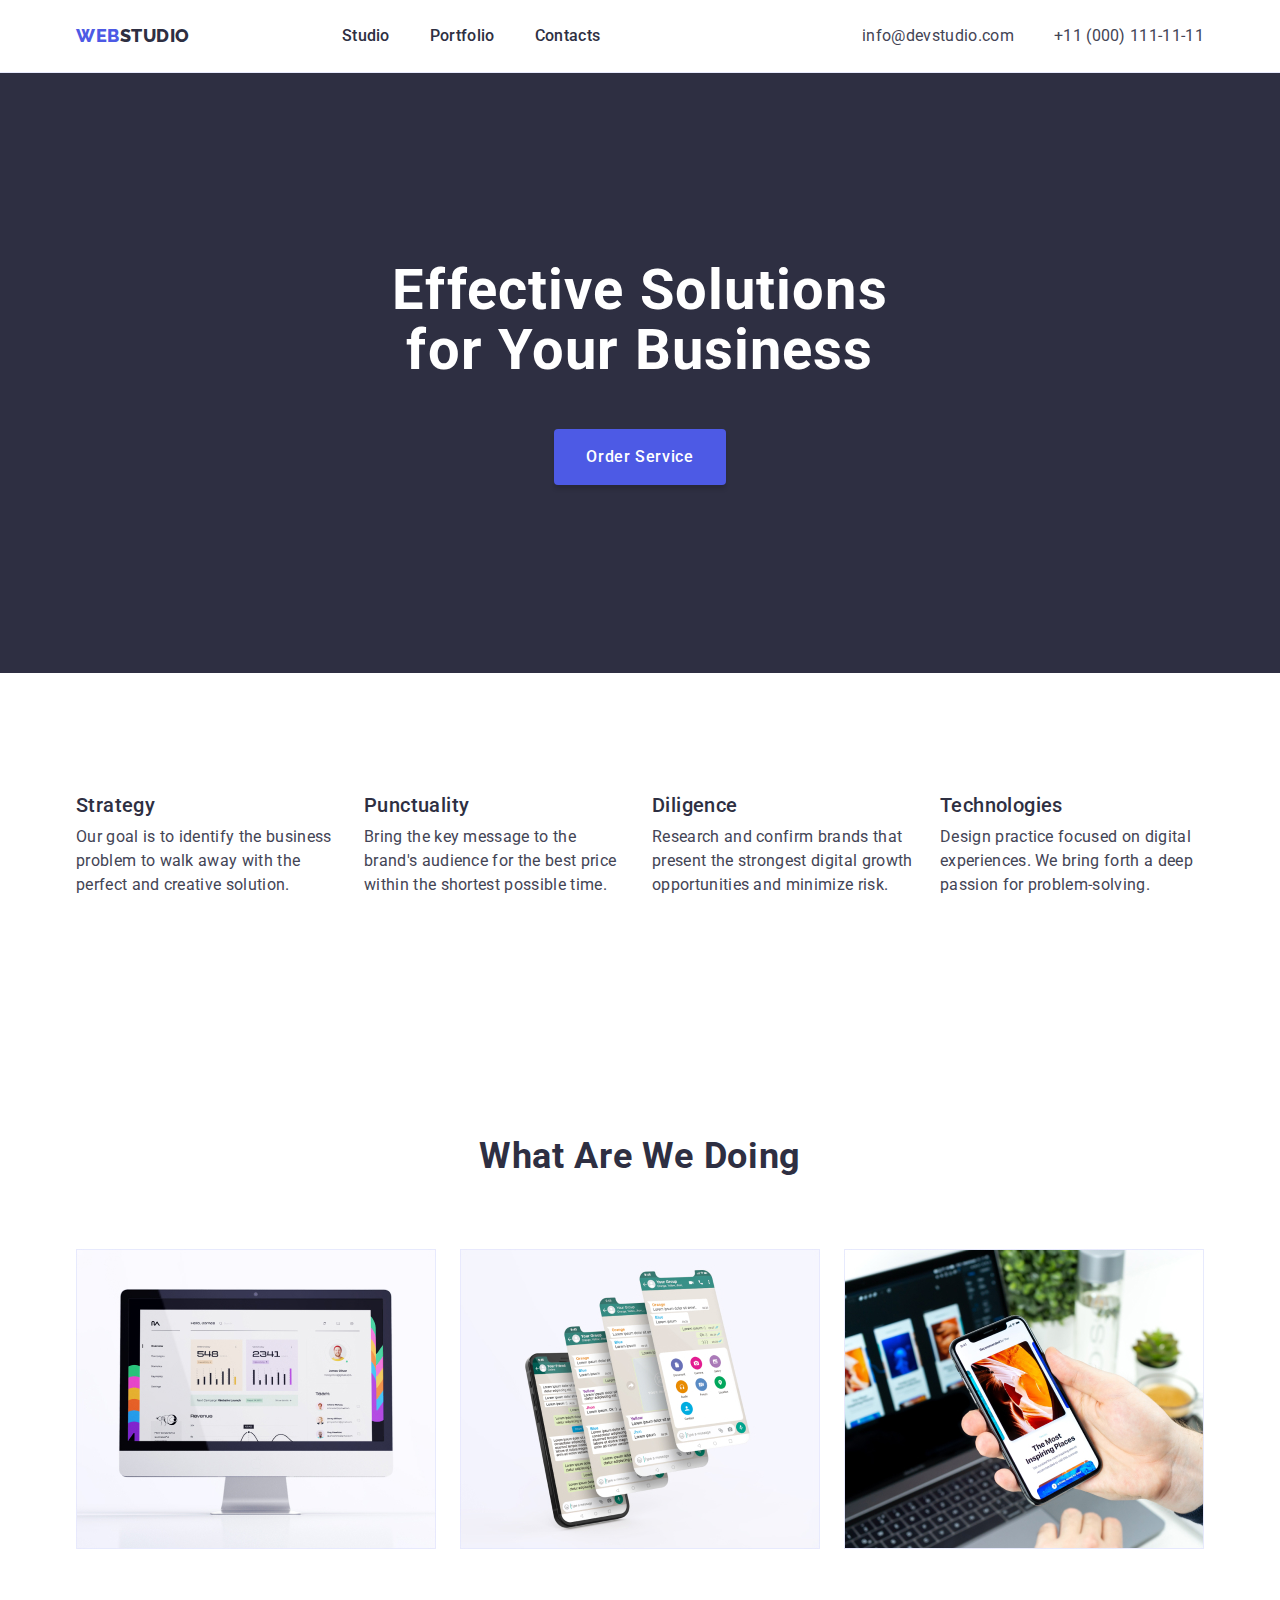
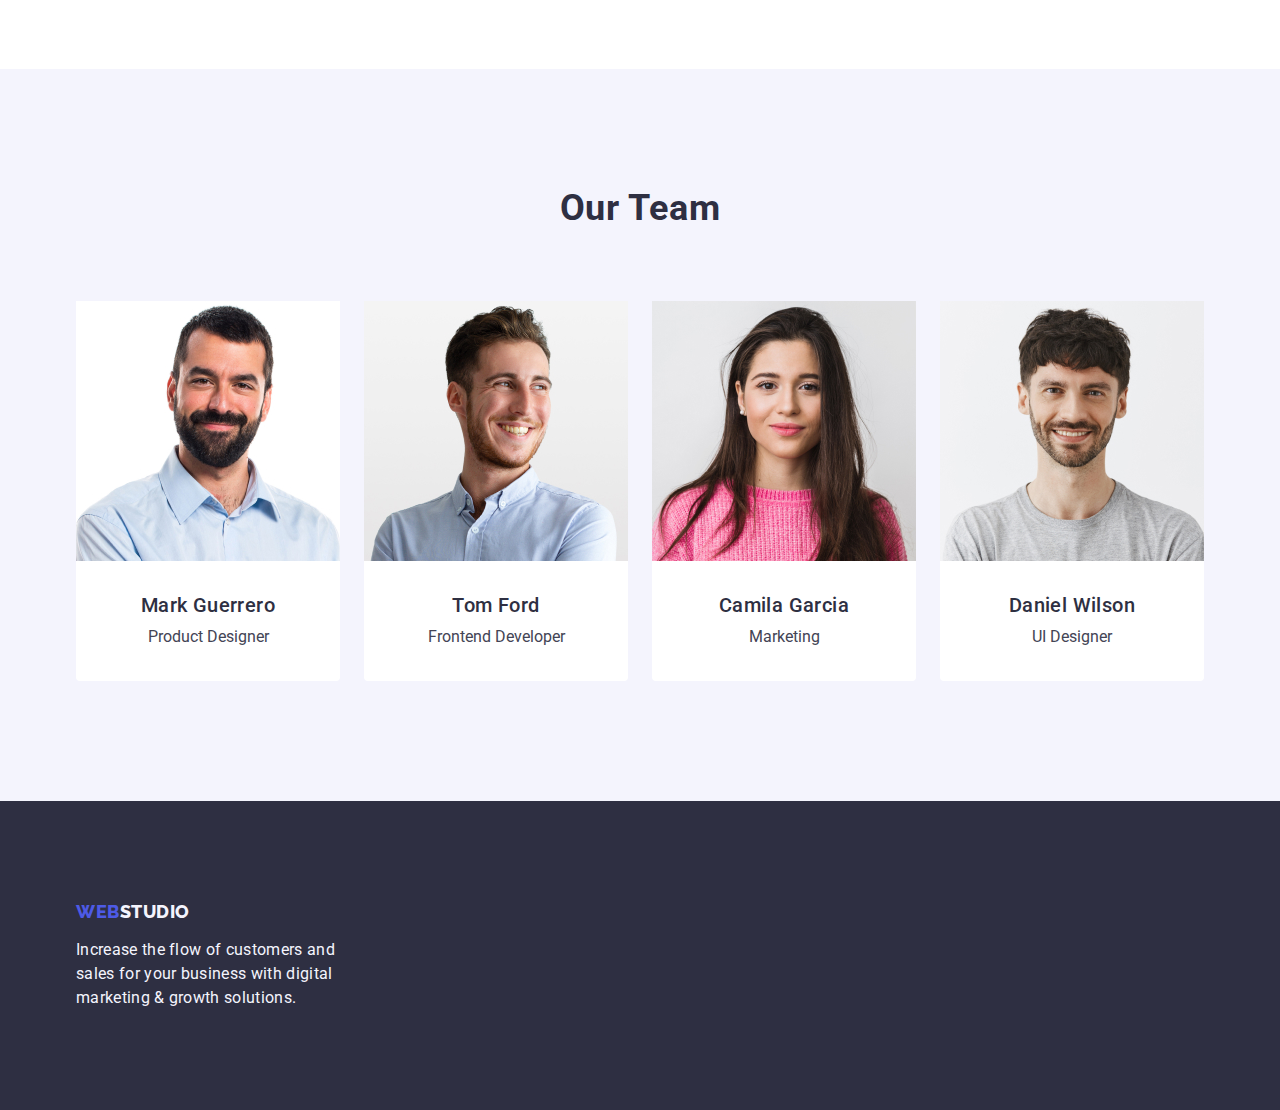
<file: index.html>
<!DOCTYPE html>
<html lang="en">
  <head>
    <link rel="preconnect" href="https://fonts.googleapis.com" />
    <link rel="preconnect" href="https://fonts.gstatic.com" crossorigin />
    <link
      href="https://fonts.googleapis.com/css2?family=Raleway:wght@800&family=Roboto:wght@400;500;700&display=swap"
      rel="stylesheet"
    />
    <link
      rel="stylesheet"
      href="https://cdnjs.cloudflare.com/ajax/libs/modern-normalize/2.0.0/modern-normalize.min.css"
      integrity="sha512-4xo8blKMVCiXpTaLzQSLSw3KFOVPWhm/TRtuPVc4WG6kUgjH6J03IBuG7JZPkcWMxJ5huwaBpOpnwYElP/m6wg=="
      crossorigin="anonymous"
      referrerpolicy="no-referrer"
    />
    <link rel="stylesheet" href="./css/styles.css" />
    <meta charset="UTF-8" />
    <meta name="viewport" content="width=device-width, initial-scale=1.0" />
    <title>Студія</title>
  </head>
  <body>
    <!--header-->
    <header class="page-header">
      <div class="container-header container">
        <nav class="page-nav">
          <a href="./index.html" class="logo link"
            >Web<span class="logo-studio">Studio</span></a
          >
          <ul class="menu list">
            <li>
              <a href="./index.html" class="link navigation">Studio</a>
            </li>
            <li>
              <a href="./portfolio.html" class="link navigation">Portfolio</a>
            </li>
            <li><a href="" class="link navigation">Contacts</a></li>
          </ul>
        </nav>
        <address class="contact-info">
          <ul class="page-contact list">
            <li>
              <a href="mailto:info@devstudio.com" class="link information">
                info@devstudio.com</a
              >
            </li>
            <li>
              <a href="tel:+110001111111" class="link information"
                >+11 (000) 111-11-11</a
              >
            </li>
          </ul>
        </address>
      </div>
    </header>
    <main>
      <!--block-1-->
      <section class="section-one">
        <div class="container">
          <h1 class="section-one-headline">
            Effective Solutions for Your Business
          </h1>
          <button type="button" class="button-order">Order Service</button>
        </div>
      </section>
      <!--block-2-->
      <section class="section-two">
        <div class="container-section-two container">
          <h2 class="visually-hidden">Our strong sides</h2>
          <ul class="section-two-ul list">
            <li class="section-two-li">
              <h3 class="section-two-headlines">Strategy</h3>
              <p class="section-two-p">
                Our goal is to identify the business problem to walk away with
                the perfect and creative solution.
              </p>
            </li>

            <li class="section-two-li">
              <h3 class="section-two-headlines">Punctuality</h3>
              <p class="section-two-p">
                Bring the key message to the brand's audience for the best price
                within the shortest possible time.
              </p>
            </li>

            <li class="section-two-li">
              <h3 class="section-two-headlines">Diligence</h3>
              <p class="section-two-p">
                Research and confirm brands that present the strongest digital
                growth opportunities and minimize risk.
              </p>
            </li>

            <li class="section-two-li">
              <h3 class="section-two-headlines">Technologies</h3>
              <p class="section-two-p">
                Design practice focused on digital experiences. We bring forth a
                deep passion for problem-solving.
              </p>
            </li>
          </ul>
        </div>
      </section>
      <!--block-3-->
      <section class="section-three">
        <div class="container">
          <h2 class="section-three-headline">What Are We Doing</h2>
          <ul class="section-three-ul list">
            <li class="section-three-li">
              <img
                src="./images/computer.jpg"
                alt="Monitor with graphics"
                width="360"
              />
            </li>
            <li class="section-three-li">
              <img
                src="./images/phone.jpg"
                alt="Phone with
        screenshots"
                width="360"
              />
            </li>
            <li class="section-three-li">
              <img
                src="./images/compsphone.jpg"
                alt="Phone with web page"
                width="360"
              />
            </li>
          </ul>
        </div>
      </section>
      <!--block-4-->
      <section class="section-four">
        <div class="container-four container">
          <h2 class="section-three-headline">Our Team</h2>
          <ul class="section-four-ul list">
            <li class="list-our-team">
              <img
                src="./images/markguerrero.jpg"
                alt="Mark Guerrero"
                width="264"
              />
              <div class="about-worker">
                <h3 class="section-four-headlines">Mark Guerrero</h3>
                <p class="section-four-p">Product Designer</p>
              </div>
            </li>
            <li class="list-our-team">
              <img src="./images/tomford.jpg" alt="Tom Ford" width="264" />
              <div class="about-worker">
                <h3 class="section-four-headlines">Tom Ford</h3>
                <p class="section-four-p">Frontend Developer</p>
              </div>
            </li>
            <li class="list-our-team">
              <img
                src="./images/camilagarcia.jpg"
                alt="Camila Garcia"
                width="264"
              />
              <div class="about-worker">
                <h3 class="section-four-headlines">Camila Garcia</h3>
                <p class="section-four-p">Marketing</p>
              </div>
            </li>
            <li class="list-our-team">
              <img
                src="./images/danielwilson.jpg"
                alt="Daniel Wilson"
                width="264"
              />
              <div class="about-worker">
                <h3 class="section-four-headlines">Daniel Wilson</h3>
                <p class="section-four-p">UI Designer</p>
              </div>
            </li>
          </ul>
        </div>
      </section>
    </main>
    <!--footer-->
    <footer class="footer">
      <div class="container">
        <a href="./index.html" class="link footer-logo"
          >Web<span class="footer-studio">Studio</span></a
        >
        <p class="footer-p">
          Increase the flow of customers and sales for your business with
          digital marketing & growth solutions.
        </p>
      </div>
    </footer>
  </body>
</html>
</file>
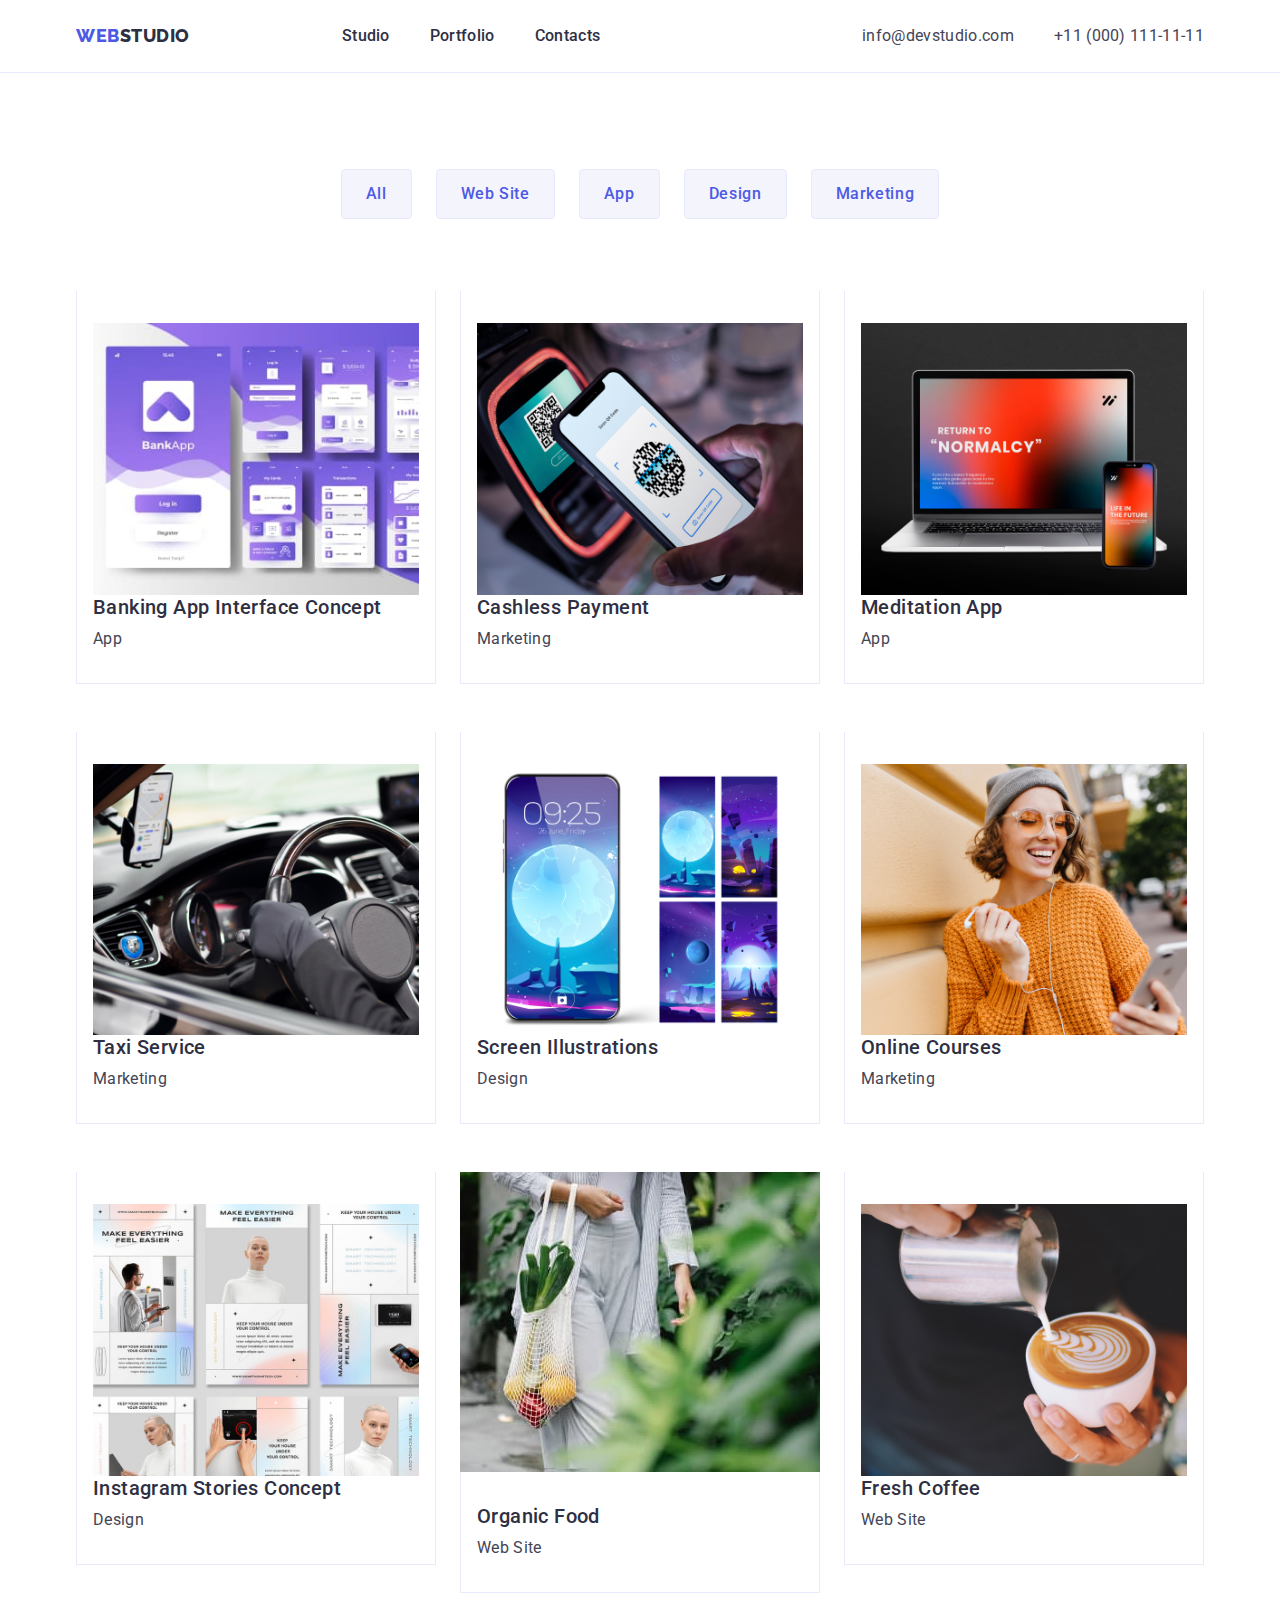
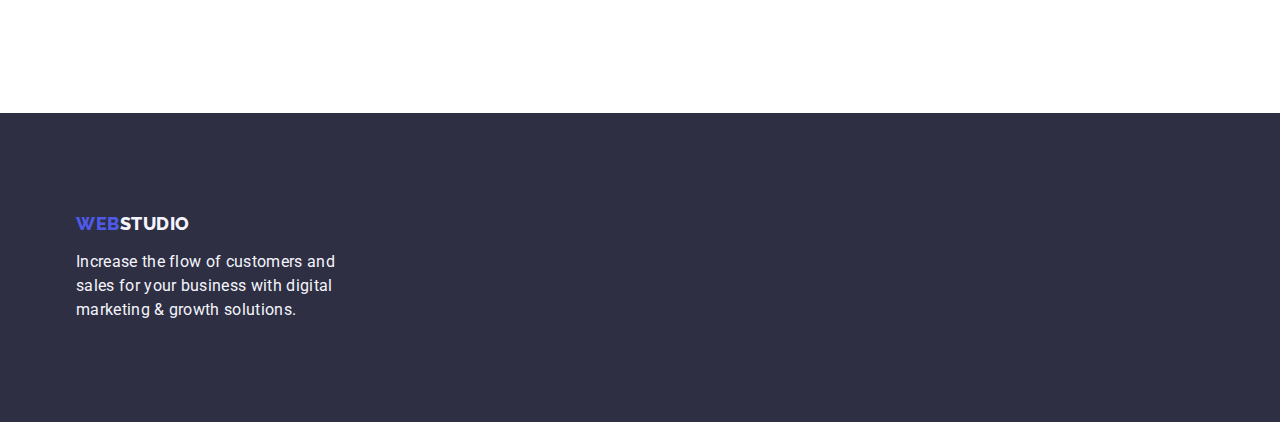
<file: portfolio.html>
<!DOCTYPE html>
<html lang="en">
  <head>
    <link rel="preconnect" href="https://fonts.googleapis.com" />
    <link rel="preconnect" href="https://fonts.gstatic.com" crossorigin />
    <link
      href="https://fonts.googleapis.com/css2?family=Raleway:wght@800&family=Roboto:wght@400;500;700&display=swap"
      rel="stylesheet"
    />
    <link
      rel="stylesheet"
      href="https://cdnjs.cloudflare.com/ajax/libs/modern-normalize/2.0.0/modern-normalize.min.css"
      integrity="sha512-4xo8blKMVCiXpTaLzQSLSw3KFOVPWhm/TRtuPVc4WG6kUgjH6J03IBuG7JZPkcWMxJ5huwaBpOpnwYElP/m6wg=="
      crossorigin="anonymous"
      referrerpolicy="no-referrer"
    />
    <link rel="stylesheet" href="./css/styles.css" />
    <meta charset="UTF-8" />
    <meta name="viewport" content="width=device-width, initial-scale=1.0" />
    <title>Portfolio</title>
  </head>
  <body>
    <!--header-->
    <header class="page-header">
      <div class="container-header container">
        <nav class="page-nav">
          <a href="./index.html" class="logo link"
            >Web<span class="logo-studio">Studio</span></a
          >
          <ul class="menu list">
            <li>
              <a href="./index.html" class="link navigation">Studio</a>
            </li>
            <li>
              <a href="./portfolio.html" class="link navigation">Portfolio</a>
            </li>
            <li><a href="" class="link navigation">Contacts</a></li>
          </ul>
        </nav>
        <address class="contact-info">
          <ul class="page-contact list">
            <li>
              <a href="mailto:info@devstudio.com" class="link information">
                info@devstudio.com</a
              >
            </li>
            <li>
              <a href="tel:+110001111111" class="link information"
                >+11 (000) 111-11-11</a
              >
            </li>
          </ul>
        </address>
      </div>
    </header>
    <main>
      <!--navigation-->
      <section class="section-port-one">
        <div class="container-main-portfolio container">
          <h1 class="visually-hidden">content</h1>
          <ul class="portfolio-nav-buttons list">
            <li><button type="button" class="button-all">All</button></li>
            <li>
              <button type="button" class="button-all">Web Site</button>
            </li>
            <li><button type="button" class="button-all">App</button></li>
            <li><button type="button" class="button-all">Design</button></li>
            <li>
              <button type="button" class="button-all">Marketing</button>
            </li>
          </ul>
          <ul class="portfolio-nav-img list">
            <li class="portfolio-list-img">
              <div class="portfolio-list-explain">
                <a href="" class="link"
                  ><img
                    src="./images/app-examp.jpg"
                    alt="Banking App Interface
              Concept"
                    width="360"
                  />
                  <h2 class="section-two-headlines">
                    Banking App Interface Concept
                  </h2>
                  <p class="section-two-p">App</p>
                </a>
              </div>
            </li>

            <li class="portfolio-list-img">
              <div class="portfolio-list-explain">
                <a href="" class="link">
                  <img
                    src="./images/qr-examp.jpg"
                    alt="Cashless Payment"
                    width="360"
                  />
                  <h2 class="section-two-headlines">Cashless Payment</h2>
                  <p class="section-two-p">Marketing</p>
                </a>
              </div>
            </li>
            <li class="portfolio-list-img">
              <div class="portfolio-list-explain">
                <a href="" class="link">
                  <img
                    src="./images/note-phone.jpg"
                    alt="Meditation App"
                    width="360"
                  />
                  <h2 class="section-two-headlines">Meditation App</h2>
                  <p class="section-two-p">App</p>
                </a>
              </div>
            </li>

            <li class="portfolio-list-img">
              <div class="portfolio-list-explain">
                <a href="" class="link"
                  ><img
                    src="./images/taxi-service.jpg"
                    alt="Taxi Service"
                    width="360"
                  />
                  <h2 class="section-two-headlines">Taxi Service</h2>
                  <p class="section-two-p">Marketing</p>
                </a>
              </div>
            </li>
            <li class="portfolio-list-img">
              <div class="portfolio-list-explain">
                <a href="" class="link">
                  <img
                    src="./images/screen-ill.jpg"
                    alt="Screen Illustrations"
                    width="360"
                  />
                  <h2 class="section-two-headlines">Screen Illustrations</h2>
                  <p class="section-two-p">Design</p>
                </a>
              </div>
            </li>
            <li class="portfolio-list-img">
              <div class="portfolio-list-explain">
                <a href="" class="link"
                  ><img
                    src="./images/online.jpg"
                    alt="Online Courses"
                    width="360"
                  />
                  <h2 class="section-two-headlines">Online Courses</h2>
                  <p class="section-two-p">Marketing</p>
                </a>
              </div>
            </li>
            <li class="portfolio-list-img">
              <div class="portfolio-list-explain">
                <a href="" class="link">
                  <img
                    src="./images/stories.jpg"
                    alt="Instagram Stories Concept"
                    width="360"
                  />
                  <h2 class="section-two-headlines">
                    Instagram Stories Concept
                  </h2>
                  <p class="section-two-p">Design</p>
                </a>
              </div>
            </li>
            <li class="portfolio-list-img">
              <a href="" class="link">
                <img src="./images/food.jpg" alt="Organic Food" width="360" />
                <div class="portfolio-list-explain">
                  <h2 class="section-two-headlines">Organic Food</h2>
                  <p class="section-two-p">Web Site</p>
                </div>
              </a>
            </li>
            <li class="portfolio-list-img">
              <div class="portfolio-list-explain">
                <a href="" class="link">
                  <img
                    src="./images/coffee.jpg"
                    alt="Fresh Coffee"
                    width="360"
                  />
                  <h2 class="section-two-headlines">Fresh Coffee</h2>
                  <p class="section-two-p">Web Site</p>
                </a>
              </div>
            </li>
          </ul>
        </div>
      </section>
    </main>
    <footer class="footer">
      <div class="container-footer container">
        <a href="./index.html" class="link footer-logo"
          >Web<span class="footer-studio">Studio</span></a
        >
        <p class="footer-p">
          Increase the flow of customers and sales for your business with
          digital marketing & growth solutions.
        </p>
      </div>
    </footer>
  </body>
</html>
</file>
<file: css/styles.css>
*,
*::before,
*::after {
    box-sizing: border-box;
}
body,
h1,
h2,
h3,
h4,
p,
figure,
blockquote,
dl,
dd {
    margin: 0;
}
ul[role='list'],
ol[role='list'] {
    list-style: none;
}
html:focus-within {
    scroll-behavior: smooth;
}
body {
    min-height: 100vh;
    text-rendering: optimizeSpeed;
    line-height: 1.5;
}
a:not([class]) {
    text-decoration-skip-ink: auto;
}
img,
picture {
    max-width: 100%;
    display: block;
}
input,
button,
textarea,
select {
    font: inherit;
}
@media (prefers-reduced-motion: reduce) {
    html:focus-within {
        scroll-behavior: auto;
    }
    *,
    *::before,
    *::after {
        animation-duration: 0.01ms !important;
        animation-iteration-count: 1 !important;
        transition-duration: 0.01ms !important;
        scroll-behavior: auto !important;
    }
}

body{
    background-color: #FFFFFF;
    font-family: "Roboto", sans-serif;
    color: #434455;
}

.visually-hidden{
    position: absolute;
    width: 1px;
    height: 1px;
    margin: -1px;
    border: 0;
    padding: 0;

    white-space: nowrap;
    clip-path: inset(100%);
    clip: rect(0 0 0 0);
    overflow: hidden;
}

.container{
    width: 1158px;
    padding: 0 15px;
    margin: 0 auto;
}

img{
    display: block;
}

:root{
   --background-color:#FFFFFF;
   --primary-font: "Roboto",
    sans-serif;
    --color-for-url: #2E2F42;
    --color-for-contacts: #434455;
    --color-for-logo: #4d5ae5;
}



.link{
    text-decoration: none;
}

.list {
    list-style: none;
    padding-left: 0;
    margin: 0;
}

/*--header--*/


.container-header{
    display: flex;
}



.page-header{
    border-bottom: 1px solid #e7e9fc;
}
 
.logo{
    font-family: "Raleway", sans-serif;
        margin-right: 76px;
        font-weight: 800;
        font-size: 18px;
        line-height: 1.17;
        letter-spacing: 0.03em;
        text-transform: uppercase;
        color: var(--color-for-logo);
        text-decoration: none;
}

.logo-studio{
        color: #2E2F42;
}

.page-nav{
    display: flex;
    align-items: center;
    column-gap: 76px;
}

.menu{
    display: flex;
    gap: 40px;
}


.navigation{
        display: block;
        padding: 24px 0;
        font-weight: 500;
        font-size: 16px;
        line-height: 1.5;
        color: #2E2F42;
        letter-spacing: 0.02em;
}

.navigation:hover,
.navigation:focus{
    color: #404bbf;
    color: #404bbf;
}


.information{
        display: block;
        padding: 24px 0;
        font-weight: 400;
        font-size: 16px;
        line-height: 1.5;
        letter-spacing: 0.02em;
        color: #434455;
}

.information:hover,
.information:focus{
    color: #404bbf;
    color: #404bbf;
}

.contact-info{
    display: flex;
    font-style: normal;
    line-height: 1.5;
    margin-left: auto;
}

.page-contact{
  display: flex;
  gap: 40px;
}

/*--section-one--*/

.section-one{
    background-color: #2E2F42;
    padding-top: 188px;
    padding-bottom: 188px;
}

.section-one-headline{
    margin-bottom: 48px;
    margin-left: auto;
    margin-right: auto;
    max-width: 496px;
    width: 496px;
    text-align: center;
    font-size: 56px;
    font-weight: 700;
        line-height: 1.07;
        letter-spacing: 0.02em;
        color: #FFFFFF;
}

.button-order{
    margin-left: auto;
    margin-right: auto;
        border: none;
        padding: 16px 32px;
        gap: 10px;
        border-radius: 4px;
        box-shadow: 0px 4px 4px 0px rgba(0, 0, 0, 0.15);
        display: block;
        min-width: 169px;   
        height: 56px;
        background-color:#4D5AE5;
        font-family: "Roboto", sans-serif;
        font-weight: 500;
        font-size: 16px;
        line-height: 1.5;  
        letter-spacing: 0.04em;
        color: #FFFFFF;
        cursor: pointer;
        
}

.button-order:hover,
.button-order:focus{
    background-color: #404BBF;
}

/*--section-two--*/

.section-two{
    padding: 120px 0;
}


.section-two-headlines{
        margin-bottom: 8px;
        font-weight: 500;
        font-size: 20px;
        line-height: 1.2;
        letter-spacing: 0.02em;
        color: #2E2F42;
}

.section-two-ul{
    display: flex;
    gap: 24px;
}

.section-two-li{
    width: calc((100% - 72px) / 4);
}

.section-two-p{ 
   
        font-weight: 400;
        font-size: 16px;
        line-height: 1.5;
        letter-spacing: 0.02em;   
        color: #434455;
}

/*--section-three--*/

.section-three{
    padding: 120px 0;
}

.section-three-headline{
    text-align: center;
        font-weight: 700;
        font-size: 36px;
        line-height: 1.11;
        letter-spacing: 0.02em;
        color: #2E2F42;
}

.section-three-ul{
        display: flex;
        gap: 24px;
}


/*--section-four--*/

.about-worker{
    padding: 32px 16px;
}

.section-four {
    background-color: #F4F4FD;
    padding: 120px 0;

}

.section-three-headline{
    margin-bottom: 72px;
}


.list-our-team{
    background-color: #FFFFFF;
    width: calc((100% - 72px) / 4);
    border-radius: 0px 0px 4px 4px;
}

.section-four-ul{
    display: flex;
    gap: 24px; 
}

.section-four-headlines{
    margin-bottom: 8px;
    text-align: center;
    color: #2E2F42;
        text-align: center;
        font-size: 20px;
        font-weight: 500;
        line-height: 1.2;
        letter-spacing: 0.4px;
}


.section-four-p{
    text-align: center;
}


/*--footer--*/


.footer-p{
    max-width: 264px;
        font-weight: 400;
        font-size: 16px;
        line-height: 1.5;
        letter-spacing: 0.02em;   
        color: #F4F4FD;
}

.footer{
    background-color: #2E2F42;
    padding: 100px 0;
}

.footer-logo{
    display: inline-block;
    font-family: "Raleway", sans-serif;
    margin-bottom: 16px;
        font-weight: 800;
        font-size: 18px;
        line-height: 1.17;
        letter-spacing: 0.03em;
        text-transform: uppercase;
        color: #4D5AE5;
        text-decoration: none;
}

.footer-studio{
    color: #F4F4FD;
}


/*--portfolio--*/ 

.section-port-one{
    padding-top: 96px;
    padding-bottom: 120px;
}

.portfolio-nav-buttons{
    display: flex;
    gap: 24px;
    justify-content: center;
    margin-bottom: 72px;
}

.button-all{
        padding: 12px 24px;
        border-radius: 4px;
        border: 1px solid var(--cornflower, #E7E9FC);
        background-color: #F4F4FD;
        font-family: "Roboto", sans-serif;
        font-style: normal;
        font-weight: 500;
        font-size: 16px;
        line-height: 1.5;
        letter-spacing: 0.04em;
        color: #4D5AE5;
        cursor: pointer;
}

.button-all:hover,
.button-all:focus{
    background-color: #404BBF;
    color: #FFFFFF;
    border: 1px solid transparent;

}


.portfolio-nav-img{
    display: flex;
    flex-wrap: wrap;
    column-gap: 24px;
    row-gap: 48px;
}

.portfolio-list-img{
    width: calc((100% - 48px) / 3);
}

.portfolio-list-explain{
    padding: 32px 16px;
    border: 1px solid #e7e9fc;
    border-top: none;
}
</file>
